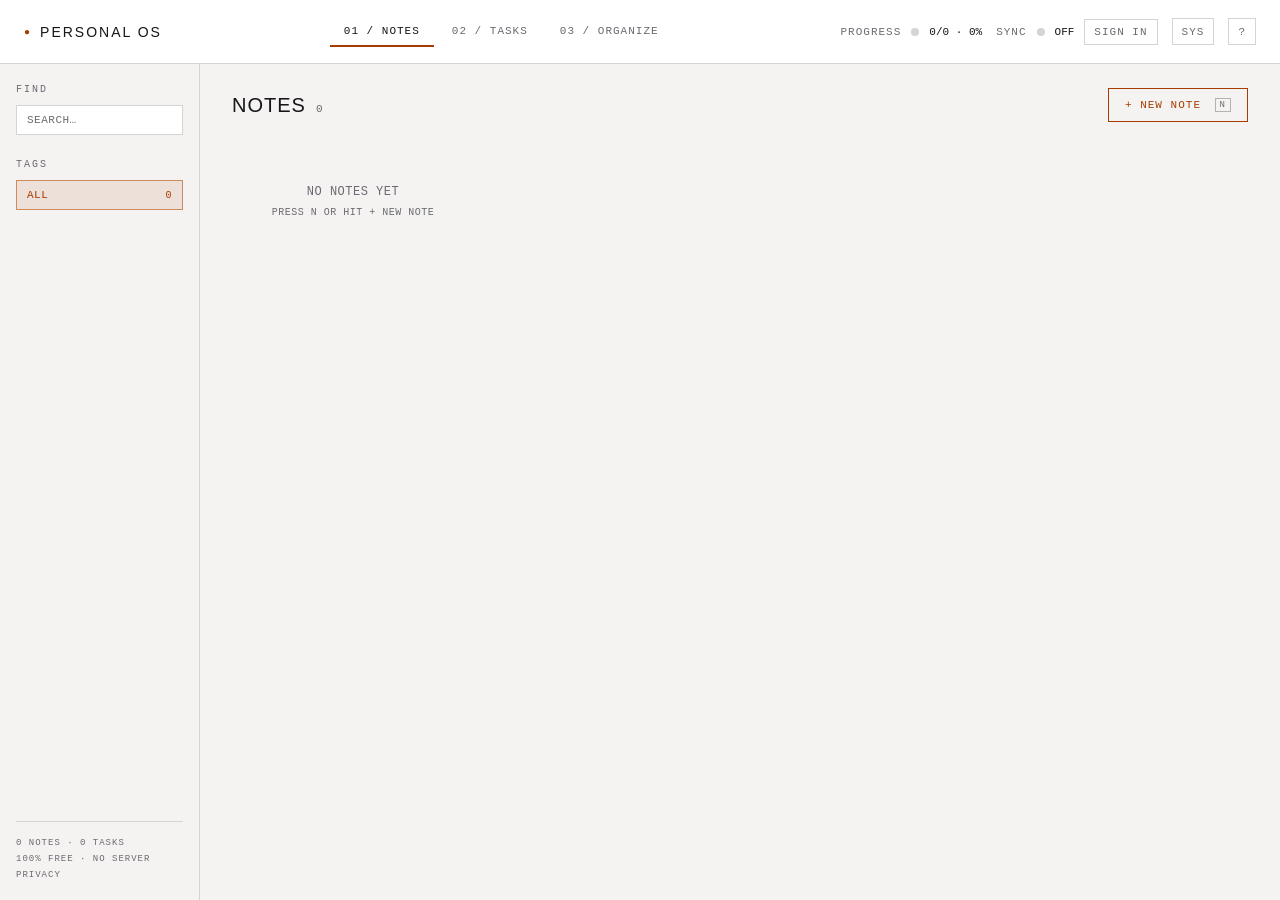
<file: index.html>
<!DOCTYPE html>
<html lang="en" data-theme="dark">
<head>
<meta charset="UTF-8">
<!-- Defence in depth. 'unsafe-inline' is kept deliberately: the pre-paint
     theme bootstrap must stay inline to avoid a theme flash, and there is no
     build step to nonce it. The value of this policy is that connect-src and
     frame-src pin outbound traffic to Google's own origins and nothing else.
     Do not add hosts without a privacy.html update. -->
<meta http-equiv="Content-Security-Policy" content="default-src 'self'; script-src 'self' 'unsafe-inline' https://accounts.google.com/gsi/client; style-src 'self' 'unsafe-inline'; img-src 'self' data: https://accounts.gstatic.com; connect-src 'self' https://www.googleapis.com https://oauth2.googleapis.com https://accounts.google.com; frame-src https://accounts.google.com; manifest-src 'self'; object-src 'none'; base-uri 'self'; form-action 'self'">
<meta name="viewport" content="width=device-width, initial-scale=1.0">
<title>SYSTEM // Notes · Tasks · Organize</title>
<meta name="description" content="Personal OS — a free, local-first notes, tasks and organizing app. No accounts, no servers, no tracking.">
<meta name="color-scheme" content="dark light">
<meta name="theme-color" content="#0F0E12" id="meta-theme-color">
<link rel="icon" href="data:image/svg+xml,%3Csvg xmlns='http://www.w3.org/2000/svg' viewBox='0 0 32 32'%3E%3Crect width='32' height='32' fill='%230F0E12'/%3E%3Ccircle cx='16' cy='16' r='6' fill='%23FF6600'/%3E%3C/svg%3E">
<link rel="apple-touch-icon" href="icons/apple-touch-icon.png">
<link rel="manifest" href="manifest.json">
<link rel="stylesheet" href="style.css">
<script>
  /* Applied before first paint so the chosen theme never flashes.
     Kept inline and dependency-free on purpose. */
  (function () {
    try {
      var pref = localStorage.getItem('pos-theme') || 'system';
      var resolved = pref === 'system'
        ? (window.matchMedia('(prefers-color-scheme: light)').matches ? 'light' : 'dark')
        : pref;
      document.documentElement.dataset.theme = resolved;
    } catch (e) { /* private mode / storage blocked — dark stays */ }
  })();
</script>
</head>
<body>
<div class="app-grid">

  <header class="topbar">
    <div class="brand">
      <span class="brand-mark" aria-hidden="true">●</span>
      <h1>PERSONAL&nbsp;OS</h1>
    </div>

    <nav class="view-switch" role="tablist" aria-label="Views">
      <button type="button" class="view-btn is-active" data-view="notes" role="tab" id="tab-notes"
              aria-selected="true" aria-controls="view-notes">01 / NOTES</button>
      <button type="button" class="view-btn" data-view="tasks" role="tab" id="tab-tasks"
              aria-selected="false" aria-controls="view-tasks" tabindex="-1">02 / TASKS</button>
      <button type="button" class="view-btn" data-view="organize" role="tab" id="tab-organize"
              aria-selected="false" aria-controls="view-organize" tabindex="-1">03 / ORGANIZE</button>
    </nav>

    <div class="topbar-right">
      <div class="status-readout" title="Completed tasks">
        <span class="label">PROGRESS</span>
        <span class="light" id="global-light" aria-hidden="true"></span>
        <span class="mono" id="global-progress">0/0 · 0%</span>
      </div>

      <!-- sync.js mounts its readout here -->
      <div class="status-readout" id="sync-mount"></div>

      <button type="button" class="icon-btn" id="theme-btn" title="Theme: system" aria-label="Change theme, currently system">
        <span class="mono" id="theme-label">SYS</span>
      </button>

      <button type="button" class="icon-btn" id="help-btn" title="Keyboard shortcuts" aria-label="Keyboard shortcuts">
        <span class="mono">?</span>
      </button>
    </div>
  </header>

  <div class="alarms-bar" id="alarms-bar" hidden></div>

  <aside class="filter-rail">
    <div class="rail-section">
      <label class="rail-title" for="search-input">FIND</label>
      <input type="search" id="search-input" class="search-input" placeholder="SEARCH…"
             autocomplete="off" spellcheck="false">
    </div>

    <div class="rail-section">
      <div class="rail-title" id="tags-rail-title">TAGS</div>
      <div class="tag-list" id="tag-filter-list" role="group" aria-labelledby="tags-rail-title"></div>
    </div>

    <div class="rail-footer">
      <div class="mono rail-note" id="rail-stats">0 NOTES · 0 TASKS</div>
      <div class="mono rail-note">100% FREE · NO SERVER</div>
      <a class="mono rail-note" href="privacy.html">PRIVACY</a>
    </div>
  </aside>

  <main class="content">

    <!-- NOTES VIEW -->
    <section class="view-panel is-active" id="view-notes" role="tabpanel" aria-labelledby="tab-notes" tabindex="0">
      <div class="panel-header">
        <h2>NOTES <span class="mono panel-count" id="notes-count">0</span></h2>
        <button type="button" class="btn-primary" id="new-note-btn">+ NEW NOTE <kbd>N</kbd></button>
      </div>
      <div class="grid-cards" id="notes-list"></div>
    </section>

    <!-- TASKS VIEW -->
    <section class="view-panel" id="view-tasks" role="tabpanel" aria-labelledby="tab-tasks" tabindex="0" hidden>
      <div class="panel-header">
        <h2>TASKS <span class="mono panel-count" id="tasks-count">0</span></h2>
        <div class="button-row">
          <button type="button" class="btn-ghost" id="clear-done-btn" hidden>✕ CLEAR DONE</button>
          <button type="button" class="btn-primary" id="new-task-btn">+ NEW TASK <kbd>T</kbd></button>
        </div>
      </div>
      <div class="task-columns">
        <div class="task-col" data-status="not_started">
          <div class="col-header"><span class="light off" aria-hidden="true"></span>NOT STARTED <span class="count" id="count-not_started">0</span></div>
          <div class="col-body" id="col-not_started" data-drop-status="not_started"></div>
        </div>
        <div class="task-col" data-status="in_progress">
          <div class="col-header"><span class="light accent" aria-hidden="true"></span>IN PROGRESS <span class="count" id="count-in_progress">0</span></div>
          <div class="col-body" id="col-in_progress" data-drop-status="in_progress"></div>
        </div>
        <div class="task-col" data-status="done">
          <div class="col-header"><span class="light on" aria-hidden="true"></span>DONE <span class="count" id="count-done">0</span></div>
          <div class="col-body" id="col-done" data-drop-status="done"></div>
        </div>
      </div>
    </section>

    <!-- ORGANIZE VIEW -->
    <section class="view-panel" id="view-organize" role="tabpanel" aria-labelledby="tab-organize" tabindex="0" hidden>
      <div class="panel-header">
        <h2>ORGANIZE</h2>
        <div class="tag-input-row">
          <label class="sr-only" for="new-tag-input">New tag name</label>
          <input type="text" id="new-tag-input" placeholder="NEW TAG NAME" maxlength="24" autocomplete="off">
          <button type="button" class="btn-primary" id="new-tag-btn">+ ADD TAG</button>
        </div>
      </div>

      <div class="organize-list" id="organize-list"></div>

      <div class="section-block">
        <div class="section-title">DATA · YOURS, ALWAYS</div>
        <p class="section-note">
          Everything lives in this browser. Export a full JSON backup any time — no account, no lock-in, no cost. Or hit ↓ DAILY REPORT for a Markdown summary of your day.
        </p>
        <div class="button-row">
          <button type="button" class="btn-ghost" id="export-btn">↓ EXPORT BACKUP</button>
          <button type="button" class="btn-ghost" id="import-btn">↑ IMPORT BACKUP</button>
          <button type="button" class="btn-ghost" id="report-btn" title="Download a Markdown report of today — done, created, touched, reminders">↓ DAILY REPORT</button>
          <button type="button" class="btn-ghost" id="report-copy-btn" title="Copy the same report to the clipboard">⧉ COPY REPORT</button>
          <button type="button" class="btn-danger" id="reset-btn">✕ DELETE ALL DATA</button>
        </div>
        <input type="file" id="import-file" accept="application/json,.json" class="sr-only" aria-hidden="true" tabindex="-1">
        <div class="mono section-meta" id="storage-meta"></div>
      </div>
    </section>

  </main>
</div>

<!-- EDITOR MODAL -->
<div class="modal-backdrop" id="modal-backdrop">
  <div class="modal" role="dialog" aria-modal="true" aria-labelledby="modal-title">
    <div class="modal-header">
      <span class="modal-title" id="modal-title">EDIT ITEM</span>
      <button type="button" class="modal-close" id="modal-close" aria-label="Close">×</button>
    </div>
    <form id="modal-form" novalidate>
      <div class="modal-body" id="modal-body"></div>
      <div class="modal-footer">
        <button type="button" class="btn-danger" id="modal-delete">DELETE</button>
        <div class="footer-right">
          <span class="mono hint">⌘/CTRL + ENTER</span>
          <button type="submit" class="btn-primary" id="modal-save">SAVE</button>
        </div>
      </div>
    </form>
  </div>
</div>

<!-- CONFIRM DIALOG (replaces native confirm) -->
<div class="modal-backdrop" id="confirm-backdrop">
  <div class="modal modal-sm" role="dialog" aria-modal="true"
       aria-labelledby="confirm-title" aria-describedby="confirm-message">
    <div class="modal-header">
      <span class="modal-title" id="confirm-title">CONFIRM</span>
      <button type="button" class="modal-close" id="confirm-close" aria-label="Cancel">×</button>
    </div>
    <div class="modal-body">
      <p class="confirm-message" id="confirm-message"></p>
      <ul class="confirm-detail" id="confirm-detail" hidden></ul>
    </div>
    <div class="modal-footer">
      <button type="button" class="btn-ghost" id="confirm-cancel">CANCEL</button>
      <button type="button" class="btn-danger" id="confirm-ok">DELETE</button>
    </div>
  </div>
</div>

<!-- SHORTCUTS DIALOG -->
<div class="modal-backdrop" id="help-backdrop">
  <div class="modal modal-sm" role="dialog" aria-modal="true" aria-labelledby="help-title">
    <div class="modal-header">
      <span class="modal-title" id="help-title">KEYBOARD</span>
      <button type="button" class="modal-close" id="help-close" aria-label="Close">×</button>
    </div>
    <div class="modal-body">
      <dl class="shortcut-list">
        <dt><kbd>1</kbd> <kbd>2</kbd> <kbd>3</kbd></dt><dd>Switch view</dd>
        <dt><kbd>N</kbd></dt><dd>New note</dd>
        <dt><kbd>T</kbd></dt><dd>New task</dd>
        <dt><kbd>/</kbd></dt><dd>Focus search</dd>
        <dt><kbd>⌘/Ctrl</kbd> + <kbd>Enter</kbd></dt><dd>Save open editor</dd>
        <dt><kbd>Esc</kbd></dt><dd>Close dialog / clear search</dd>
        <dt><kbd>←</kbd> <kbd>→</kbd></dt><dd>Move focused task between columns</dd>
      </dl>
    </div>
    <div class="modal-footer">
      <button type="button" class="btn-primary" id="help-ok">GOT IT</button>
    </div>
  </div>
</div>

<div class="toast-stack" id="toast-stack" role="status" aria-live="polite"></div>

<!-- ALARM DIALOG -->
<div class="modal-backdrop" id="alarm-backdrop">
  <div class="modal modal-sm alarm-modal" role="alertdialog" aria-modal="true" aria-labelledby="alarm-title">
    <div class="modal-header">
      <span class="modal-title" id="alarm-title">ALARM</span>
    </div>
    <div class="modal-body">
      <div class="alarm-item" id="alarm-item">UNTITLED</div>
      <div class="field-meta" id="alarm-label"></div>
      <div class="alarm-kind-row">
        <span class="pill" id="alarm-kind">NOTE</span>
      </div>
    </div>
    <div class="modal-footer">
      <button type="button" class="btn-primary" id="alarm-dismiss">DISMISS</button>
    </div>
  </div>
</div>

<script src="app.js"></script>
<script src="sync.js"></script>
</body>
</html>
</file>
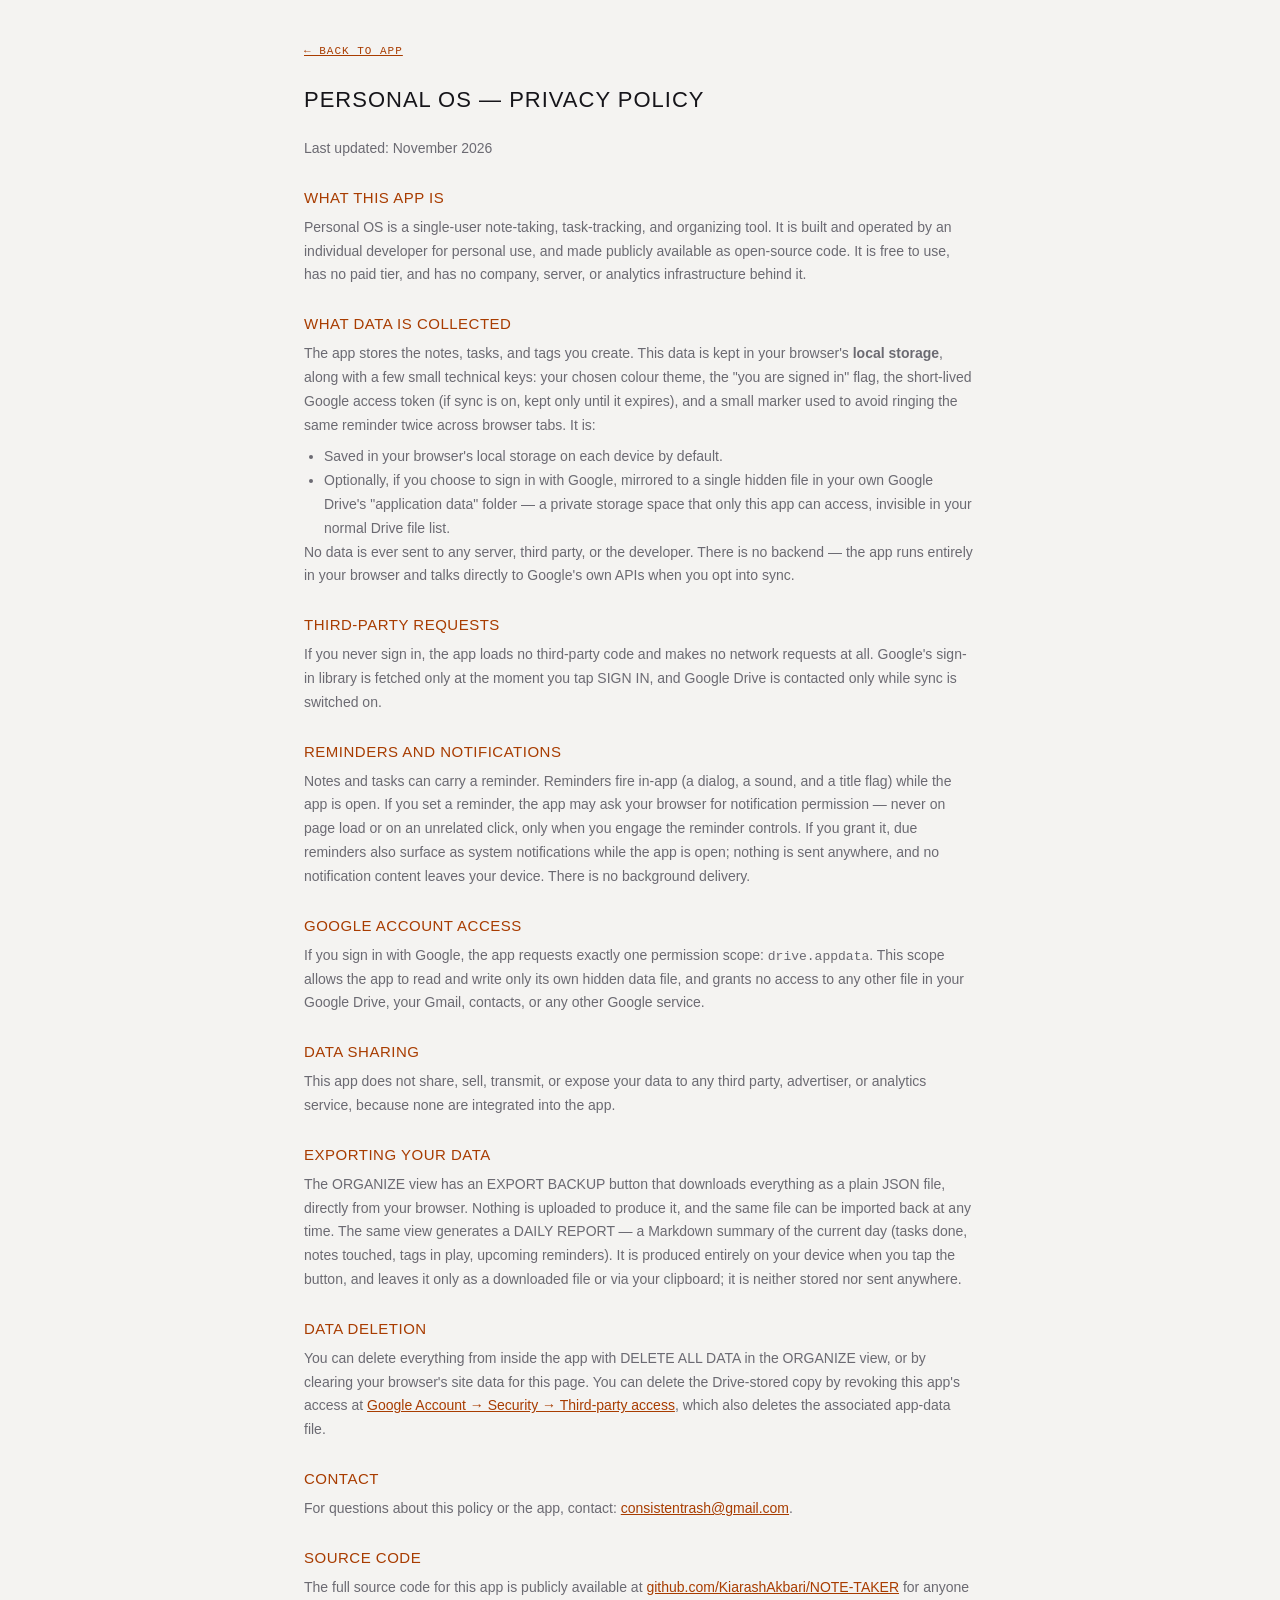
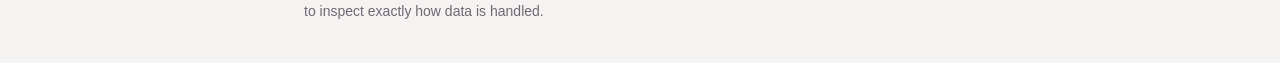
<file: privacy.html>
<!DOCTYPE html>
<html lang="en" data-theme="dark">
<head>
<meta charset="UTF-8">
<meta http-equiv="Content-Security-Policy" content="default-src 'self'; script-src 'self' 'unsafe-inline'; style-src 'self' 'unsafe-inline'; img-src 'self'; object-src 'none'; base-uri 'self'; form-action 'self'">
<meta name="viewport" content="width=device-width, initial-scale=1.0">
<title>Personal OS — Privacy Policy</title>
<meta name="color-scheme" content="dark light">
<link rel="stylesheet" href="style.css">
<script>
  /* Same pre-paint theme bootstrap as index.html. Required: every color token
     lives under html[data-theme], so without this the page renders unstyled. */
  (function () {
    try {
      var pref = localStorage.getItem('pos-theme') || 'system';
      document.documentElement.dataset.theme = pref === 'system'
        ? (window.matchMedia('(prefers-color-scheme: light)').matches ? 'light' : 'dark')
        : pref;
    } catch (e) { /* storage blocked — dark stays */ }
  })();
</script>
<style>
  body { padding: 40px 24px; max-width: 720px; margin: 0 auto; height: auto; }
  h1 { font-size: 22px; font-weight: 300; margin-bottom: 24px; letter-spacing: 1px; }
  h2 { font-size: 15px; font-weight: 500; margin-top: 28px; margin-bottom: 10px; color: var(--accent); letter-spacing: 0.5px; }
  p, li { font-size: 14px; line-height: 1.7; color: var(--fg-dim); }
  ul { margin-left: 20px; margin-top: 8px; }
  a { color: var(--accent); }
  code { font-family: var(--font-mono); font-size: 13px; }
  .back { display: inline-block; margin-bottom: 30px; font-family: var(--font-mono); font-size: 11px; letter-spacing: 1px; }
</style>
</head>
<body>
  <a class="back" href="./">&larr; BACK TO APP</a>
  <h1>PERSONAL OS — PRIVACY POLICY</h1>
  <p>Last updated: November 2026</p>

  <h2>WHAT THIS APP IS</h2>
  <p>Personal OS is a single-user note-taking, task-tracking, and organizing tool. It is built and operated by an individual developer for personal use, and made publicly available as open-source code. It is free to use, has no paid tier, and has no company, server, or analytics infrastructure behind it.</p>

  <h2>WHAT DATA IS COLLECTED</h2>
  <p>The app stores the notes, tasks, and tags you create. This data is kept in your browser's <strong>local storage</strong>, along with a few small technical keys: your chosen colour theme, the "you are signed in" flag, the short-lived Google access token (if sync is on, kept only until it expires), and a small marker used to avoid ringing the same reminder twice across browser tabs. It is:</p>
  <ul>
    <li>Saved in your browser's local storage on each device by default.</li>
    <li>Optionally, if you choose to sign in with Google, mirrored to a single hidden file in your own Google Drive's "application data" folder — a private storage space that only this app can access, invisible in your normal Drive file list.</li>
  </ul>
  <p>No data is ever sent to any server, third party, or the developer. There is no backend — the app runs entirely in your browser and talks directly to Google's own APIs when you opt into sync.</p>

  <h2>THIRD-PARTY REQUESTS</h2>
  <p>If you never sign in, the app loads no third-party code and makes no network requests at all. Google's sign-in library is fetched only at the moment you tap SIGN IN, and Google Drive is contacted only while sync is switched on.</p>

  <h2>REMINDERS AND NOTIFICATIONS</h2>
  <p>Notes and tasks can carry a reminder. Reminders fire in-app (a dialog, a sound, and a title flag) while the app is open. If you set a reminder, the app may ask your browser for notification permission — never on page load or on an unrelated click, only when you engage the reminder controls. If you grant it, due reminders also surface as system notifications while the app is open; nothing is sent anywhere, and no notification content leaves your device. There is no background delivery.</p>

  <h2>GOOGLE ACCOUNT ACCESS</h2>
  <p>If you sign in with Google, the app requests exactly one permission scope: <code>drive.appdata</code>. This scope allows the app to read and write only its own hidden data file, and grants no access to any other file in your Google Drive, your Gmail, contacts, or any other Google service.</p>

  <h2>DATA SHARING</h2>
  <p>This app does not share, sell, transmit, or expose your data to any third party, advertiser, or analytics service, because none are integrated into the app.</p>

  <h2>EXPORTING YOUR DATA</h2>
  <p>The ORGANIZE view has an EXPORT BACKUP button that downloads everything as a plain JSON file, directly from your browser. Nothing is uploaded to produce it, and the same file can be imported back at any time. The same view generates a DAILY REPORT — a Markdown summary of the current day (tasks done, notes touched, tags in play, upcoming reminders). It is produced entirely on your device when you tap the button, and leaves it only as a downloaded file or via your clipboard; it is neither stored nor sent anywhere.</p>

  <h2>DATA DELETION</h2>
  <p>You can delete everything from inside the app with DELETE ALL DATA in the ORGANIZE view, or by clearing your browser's site data for this page. You can delete the Drive-stored copy by revoking this app's access at <a href="https://myaccount.google.com/permissions" target="_blank" rel="noopener">Google Account → Security → Third-party access</a>, which also deletes the associated app-data file.</p>

  <h2>CONTACT</h2>
  <p>For questions about this policy or the app, contact: <a href="mailto:consistentrash@gmail.com">consistentrash@gmail.com</a>.</p>

  <h2>SOURCE CODE</h2>
  <p>The full source code for this app is publicly available at <a href="https://github.com/KiarashAkbari/NOTE-TAKER" target="_blank" rel="noopener">github.com/KiarashAkbari/NOTE-TAKER</a> for anyone to inspect exactly how data is handled.</p>
</body>
</html>
</file>
<file: style.css>
/* ==========================================================================
   PERSONAL OS — Teenage Engineering–inspired, single accent, dark + light
   Theme is driven by html[data-theme="dark"|"light"], set before first paint
   by the inline bootstrap in index.html. All colors must come from the tokens
   below so both themes stay in sync.

   --accent is per-theme, not global: the brand orange #FF6600 only reaches
   2.65:1 against the light background, which fails both text (4.5:1) and
   non-text (3:1) contrast, so light mode uses a deeper orange. --on-accent is
   the matching foreground for anything filled with --accent.
   ========================================================================== */

:root {
  --font-sans: 'Helvetica Neue', Arial, sans-serif;
  --font-mono: 'SF Mono', 'Roboto Mono', 'Courier New', monospace;
  --ok: #35D07F;
  --gap: 16px;
}

html[data-theme="dark"] {
  --bg: #0F0E12;
  --bg-elevated: #17161B;
  --bg-elevated-2: #1E1D23;
  --fg: #F5F5F5;
  --fg-dim: #8A8990;
  --border: #2C2B32;
  --border-strong: #3E3D45;
  --accent: #FF6600;        /* 6.55:1 on --bg */
  --accent-dim: #7A3300;
  --accent-wash: rgba(255, 102, 0, 0.08);
  --on-accent: #0F0E12;     /* 6.55:1 on --accent */
  --danger: #E8483A;        /* 4.96:1 on --bg */
  --on-danger: #14120F;     /* 4.82:1 on --danger */
  --shadow: rgba(0, 0, 0, 0.6);
  --shadow-alarm: rgba(122, 51, 0, 0.72);   /* backdrop wash while ringing */
  --dot-empty: #3A3940;
}

html[data-theme="light"] {
  --bg: #F4F3F1;
  --bg-elevated: #FFFFFF;
  --bg-elevated-2: #EDEBE8;
  --fg: #16151A;
  --fg-dim: #6B6A72;
  --border: #D6D4D0;
  --border-strong: #B4B2AE;
  --accent: #A83C00;        /* 5.72:1 on --bg */
  --accent-dim: #D08A5A;
  --accent-wash: rgba(168, 60, 0, 0.10);
  --on-accent: #FFFFFF;     /* 6.34:1 on --accent */
  --danger: #A3231A;        /* 6.73:1 on --bg */
  --on-danger: #FFFFFF;     /* 7.47:1 on --danger */
  --shadow: rgba(0, 0, 0, 0.25);
  --shadow-alarm: rgba(168, 60, 0, 0.34);   /* backdrop wash while ringing */
  --dot-empty: #D6D4D0;
}

* { box-sizing: border-box; margin: 0; padding: 0; }

html, body {
  background: var(--bg);
  color: var(--fg);
  font-family: var(--font-sans);
  font-weight: 300;
  height: 100%;
}

body { transition: background 0.2s ease, color 0.2s ease; }

button, input, textarea, select {
  font-family: inherit;
  background: none;
  border: none;
  color: inherit;
}

.mono { font-family: var(--font-mono); }

/* Visible keyboard focus everywhere — never remove without a replacement. */
:focus-visible {
  outline: 2px solid var(--accent);
  outline-offset: 2px;
}

.sr-only {
  position: absolute;
  width: 1px; height: 1px;
  padding: 0; margin: -1px;
  overflow: hidden;
  clip: rect(0 0 0 0);
  white-space: nowrap;
  border: 0;
}

kbd {
  font-family: var(--font-mono);
  font-size: 9px;
  border: 1px solid var(--border-strong);
  padding: 1px 4px;
  color: var(--fg-dim);
  margin-left: 6px;
  vertical-align: middle;
}

/* ---------- Layout ---------- */

.app-grid {
  display: grid;
  grid-template-columns: 200px 1fr;
  grid-template-rows: 64px auto 1fr;
  grid-template-areas:
    "topbar topbar"
    "rail   alarms"
    "rail   content";
  height: 100vh;
}

.topbar {
  grid-area: topbar;
  display: flex;
  align-items: center;
  justify-content: space-between;
  gap: 16px;
  padding: 0 24px;
  border-bottom: 1px solid var(--border);
  background: var(--bg-elevated);
}

.topbar-right {
  display: flex;
  align-items: center;
  gap: 14px;
  flex-wrap: wrap;
}

/* ---------- Alarms bar ---------- */

.alarms-bar {
  grid-area: alarms;
  display: flex;
  align-items: center;
  gap: 12px;
  padding: 6px 16px;
  border-bottom: 1px solid var(--border);
  background: var(--bg-elevated);
  overflow-x: auto;
  min-height: 0;
}

.alarms-bar[hidden] { display: none; }

.alarms-bar-label {
  font-family: var(--font-mono);
  font-size: 9px;
  letter-spacing: 1.5px;
  color: var(--fg-dim);
  flex: none;
  white-space: nowrap;
}

.alarms-bar-list {
  display: flex;
  gap: 8px;
  overflow-x: auto;
  flex: 1;
  padding: 2px 0;
}

.alarm-chip {
  display: flex;
  align-items: stretch;
  border: 1px solid var(--border);
  background: var(--bg-elevated-2);
  flex: none;
  max-width: 260px;
}

.alarm-chip-open {
  display: flex;
  flex-direction: column;
  gap: 2px;
  padding: 5px 10px;
  text-align: left;
  cursor: pointer;
  min-width: 0;
  width: 100%;
}

.alarm-chip-open:hover .alarm-chip-title { color: var(--accent); }

.alarm-chip-title {
  font-size: 12px;
  font-weight: 400;
  white-space: nowrap;
  overflow: hidden;
  text-overflow: ellipsis;
  color: var(--fg);
  letter-spacing: 0.3px;
}

.alarm-chip-when {
  font-family: var(--font-mono);
  font-size: 9px;
  color: var(--fg-dim);
  letter-spacing: 0.5px;
}

.alarm-chip-timer {
  font-family: var(--font-mono);
  font-size: 9px;
  color: var(--accent);
  letter-spacing: 0.5px;
}

.alarm-chip-clear {
  font-family: var(--font-mono);
  font-size: 12px;
  color: var(--fg-dim);
  padding: 0 10px;
  cursor: pointer;
  border-left: 1px solid var(--border);
  flex: none;
}

.alarm-chip-clear:hover { color: var(--danger); }

.filter-rail {
  grid-area: rail;
  border-right: 1px solid var(--border);
  padding: 20px 16px;
  overflow-y: auto;
  display: flex;
  flex-direction: column;
  gap: 24px;
}

.content {
  grid-area: content;
  padding: 24px 32px;
  overflow-y: auto;
}

/* ---------- Brand / Topbar ---------- */

.brand { display: flex; align-items: center; gap: 10px; }
.brand-mark { color: var(--accent); font-size: 10px; }
.brand h1 { font-size: 14px; font-weight: 500; letter-spacing: 2px; }

.view-switch { display: flex; gap: 4px; }

.view-btn {
  font-family: var(--font-mono);
  font-size: 11px;
  letter-spacing: 1px;
  padding: 8px 14px;
  color: var(--fg-dim);
  cursor: pointer;
  border-bottom: 2px solid transparent;
  transition: color 0.15s;
}

.view-btn:hover { color: var(--fg); }
.view-btn.is-active { color: var(--fg); border-bottom-color: var(--accent); }

.status-readout {
  display: flex;
  align-items: center;
  gap: 10px;
  font-family: var(--font-mono);
  font-size: 11px;
}

.status-readout:empty { display: none; }
.status-readout .label { color: var(--fg-dim); letter-spacing: 1px; }

.icon-btn {
  font-size: 11px;
  letter-spacing: 1px;
  color: var(--fg-dim);
  border: 1px solid var(--border);
  padding: 6px 9px;
  cursor: pointer;
  transition: color 0.15s, border-color 0.15s;
}

.icon-btn:hover { color: var(--accent); border-color: var(--accent-dim); }

/* ---------- Indicator lights ---------- */

.light {
  width: 8px;
  height: 8px;
  border-radius: 50%;
  display: inline-block;
  background: var(--fg-dim);
  flex: none;
}

.light.on { background: var(--ok); box-shadow: 0 0 6px var(--ok); }
.light.accent { background: var(--accent); box-shadow: 0 0 6px var(--accent); }
.light.off { background: var(--dot-empty); box-shadow: none; }

/* ---------- Filter rail / tags / search ---------- */

.rail-section { display: flex; flex-direction: column; }

.rail-title {
  font-family: var(--font-mono);
  font-size: 10px;
  color: var(--fg-dim);
  letter-spacing: 2px;
  margin-bottom: 10px;
}

.search-input {
  font-family: var(--font-mono);
  font-size: 11px;
  letter-spacing: 0.5px;
  padding: 8px 10px;
  border: 1px solid var(--border);
  background: var(--bg-elevated);
  color: var(--fg);
  width: 100%;
}

.search-input::placeholder { color: var(--fg-dim); }
.search-input:focus { border-color: var(--accent-dim); }

.tag-list { display: flex; flex-direction: column; gap: 6px; }

.tag-chip {
  text-align: left;
  font-family: var(--font-mono);
  font-size: 11px;
  letter-spacing: 0.5px;
  padding: 8px 10px;
  color: var(--fg-dim);
  border: 1px solid transparent;
  cursor: pointer;
  display: flex;
  align-items: center;
  gap: 8px;
}

.tag-chip:hover { color: var(--fg); border-color: var(--border); }

.tag-chip.is-active {
  color: var(--accent);
  border-color: var(--accent-dim);
  background: var(--accent-wash);
}

/* No opacity here: --fg-dim is already the minimum-contrast dim tone, and
   fading it to 70% drops these 10px counters to ~3:1. */
.tag-chip .chip-count { margin-left: auto; font-size: 10px; }

.rail-footer {
  margin-top: auto;
  display: flex;
  flex-direction: column;
  gap: 6px;
  padding-top: 16px;
  border-top: 1px solid var(--border);
}

.rail-note {
  font-size: 9px;
  letter-spacing: 1px;
  color: var(--fg-dim);
  text-decoration: none;
}

a.rail-note:hover { color: var(--accent); }

/* ---------- Panels ---------- */

.view-panel { display: none; }
.view-panel.is-active { display: block; }
.view-panel:focus { outline: none; }

.panel-header {
  display: flex;
  align-items: center;
  justify-content: space-between;
  gap: 12px;
  margin-bottom: 20px;
  flex-wrap: wrap;
}

.panel-header h2 {
  font-size: 20px;
  font-weight: 300;
  letter-spacing: 1px;
  display: flex;
  align-items: baseline;
  gap: 10px;
}

.panel-count { font-size: 11px; color: var(--fg-dim); }

.btn-primary {
  font-family: var(--font-mono);
  font-size: 11px;
  letter-spacing: 1px;
  padding: 10px 16px;
  border: 1px solid var(--accent);
  color: var(--accent);
  cursor: pointer;
  transition: background 0.15s, color 0.15s;
}

.btn-primary:hover { background: var(--accent); color: var(--on-accent); }
.btn-primary:hover kbd { color: var(--on-accent); border-color: var(--on-accent); }

.btn-danger {
  font-family: var(--font-mono);
  font-size: 11px;
  letter-spacing: 1px;
  padding: 10px 16px;
  border: 1px solid var(--danger);
  color: var(--danger);
  cursor: pointer;
  transition: background 0.15s, color 0.15s;
}

.btn-danger:hover { background: var(--danger); color: var(--on-danger); }

.btn-ghost {
  font-family: var(--font-mono);
  font-size: 11px;
  letter-spacing: 1px;
  padding: 10px 16px;
  border: 1px solid var(--border-strong);
  color: var(--fg-dim);
  cursor: pointer;
  transition: color 0.15s, border-color 0.15s;
}

.btn-ghost:hover { color: var(--fg); border-color: var(--fg-dim); }

/* ---------- Notes grid ---------- */

.grid-cards {
  display: grid;
  grid-template-columns: repeat(auto-fill, minmax(240px, 1fr));
  gap: var(--gap);
}

.card {
  background: var(--bg-elevated);
  border: 1px solid var(--border);
  padding: 16px;
  cursor: pointer;
  display: flex;
  flex-direction: column;
  gap: 10px;
  min-height: 120px;
  text-align: left;
  width: 100%;
  transition: border-color 0.15s, transform 0.15s;
}

.card:hover { border-color: var(--fg-dim); }
.card:active { transform: scale(0.995); }

.card-title { font-size: 14px; font-weight: 400; line-height: 1.3; }

.card-body {
  font-size: 12px;
  color: var(--fg-dim);
  line-height: 1.5;
  flex: 1;
  overflow: hidden;
  display: -webkit-box;
  -webkit-line-clamp: 4;
  line-clamp: 4;
  -webkit-box-orient: vertical;
  white-space: pre-wrap;
  word-break: break-word;
}

.card-tags { display: flex; gap: 6px; flex-wrap: wrap; }

.pill {
  font-family: var(--font-mono);
  font-size: 9px;
  letter-spacing: 0.5px;
  padding: 3px 7px;
  border: 1px solid var(--border);
  color: var(--fg-dim);
}

.card-meta {
  font-family: var(--font-mono);
  font-size: 9px;
  color: var(--fg-dim);
  letter-spacing: 0.5px;
}

mark {
  background: var(--accent-wash);
  color: var(--accent);
  padding: 0 1px;
}

.empty-state {
  color: var(--fg-dim);
  font-family: var(--font-mono);
  font-size: 12px;
  padding: 40px 0;
  text-align: center;
  letter-spacing: 0.5px;
  line-height: 1.8;
}

.empty-state .empty-hint { display: block; font-size: 10px; }

/* ---------- Task columns ---------- */

.task-columns {
  display: grid;
  grid-template-columns: 1fr 1fr 1fr;
  gap: var(--gap);
  align-items: start;
}

.task-col {
  background: var(--bg-elevated);
  border: 1px solid var(--border);
  min-height: 200px;
}

.col-header {
  display: flex;
  align-items: center;
  gap: 8px;
  font-family: var(--font-mono);
  font-size: 11px;
  letter-spacing: 1px;
  padding: 12px 14px;
  border-bottom: 1px solid var(--border);
  color: var(--fg-dim);
}

.col-header .count { margin-left: auto; color: var(--fg); }

.col-body {
  padding: 10px;
  display: flex;
  flex-direction: column;
  gap: 8px;
  min-height: 120px;
  transition: background 0.15s, box-shadow 0.15s;
}

.col-body.is-drop-target {
  background: var(--accent-wash);
  box-shadow: inset 0 0 0 1px var(--accent-dim);
}

.task-card {
  background: var(--bg-elevated-2);
  border: 1px solid var(--border);
  padding: 12px;
  font-size: 13px;
  display: flex;
  flex-direction: column;
  gap: 8px;
  text-align: left;
  width: 100%;
  transition: border-color 0.15s, opacity 0.15s;
}

.task-card:hover { border-color: var(--fg-dim); }
.task-card.is-dragging { opacity: 0.4; }

/* The card is a group; this button is the edit affordance and carries the
   focus ring, so it must stretch across the card. */
.task-open {
  font-size: 13px;
  text-align: left;
  cursor: pointer;
  word-break: break-word;
  padding: 0;
  width: 100%;
  color: inherit;
}

.task-card.is-done .task-open { color: var(--fg-dim); text-decoration: line-through; }

.task-card-foot {
  display: flex;
  align-items: center;
  justify-content: space-between;
  gap: 8px;
}

.status-select { display: flex; gap: 4px; }

.status-dot {
  width: 14px;
  height: 14px;
  border: 1px solid var(--border-strong);
  cursor: pointer;
  background: transparent;
  padding: 0;
}

.status-dot:hover { border-color: var(--fg-dim); }
.status-dot[data-status="not_started"].is-current { background: var(--fg-dim); border-color: var(--fg-dim); }
.status-dot[data-status="in_progress"].is-current { background: var(--accent); border-color: var(--accent); }
.status-dot[data-status="done"].is-current { background: var(--ok); border-color: var(--ok); }

/* ---------- Organize view ---------- */

.tag-input-row { display: flex; gap: 8px; }

.tag-input-row input {
  font-family: var(--font-mono);
  font-size: 12px;
  padding: 10px 12px;
  border: 1px solid var(--border);
  background: var(--bg-elevated);
  color: var(--fg);
  min-width: 200px;
}

.organize-list { display: flex; flex-direction: column; gap: 10px; }

.organize-row {
  background: var(--bg-elevated);
  border: 1px solid var(--border);
  padding: 14px 16px;
  display: flex;
  align-items: center;
  justify-content: space-between;
  gap: 12px;
  flex-wrap: wrap;
}

.organize-row .tag-name {
  font-family: var(--font-mono);
  font-size: 13px;
  color: var(--accent);
  letter-spacing: 0.5px;
  background: none;
  border: 1px dashed transparent;
  padding: 2px 4px;
  cursor: text;
  max-width: 100%;
}

.organize-row .tag-name:hover { border-color: var(--border-strong); }
.organize-row .tag-name:focus { border-style: solid; border-color: var(--accent); outline: none; }

.organize-row .tag-stats {
  font-family: var(--font-mono);
  font-size: 11px;
  color: var(--fg-dim);
  margin-left: auto;
}

.organize-row .tag-actions button {
  font-family: var(--font-mono);
  font-size: 10px;
  color: var(--fg-dim);
  cursor: pointer;
  letter-spacing: 0.5px;
  margin-left: 12px;
}

.organize-row .tag-actions button:hover { color: var(--danger); }

.section-block {
  margin-top: 40px;
  padding-top: 24px;
  border-top: 1px solid var(--border);
}

.section-title {
  font-family: var(--font-mono);
  font-size: 10px;
  letter-spacing: 2px;
  color: var(--fg-dim);
  margin-bottom: 10px;
}

.section-note {
  font-size: 13px;
  color: var(--fg-dim);
  line-height: 1.6;
  max-width: 620px;
  margin-bottom: 16px;
}

.button-row { display: flex; gap: 8px; flex-wrap: wrap; }

.section-meta {
  font-size: 10px;
  color: var(--fg-dim);
  letter-spacing: 0.5px;
  margin-top: 14px;
}

/* ---------- AI bar (top of content, shown only when pos-ai-enabled) --- */

.ai-bar { padding: 0 0 20px 0; border-bottom: 1px solid var(--border); margin-bottom: 20px; }
.ai-bar[hidden] { display: none; }
.ai-bar-inner { display: flex; flex-direction: column; gap: 10px; }
.ai-input {
  width: 100%; min-height: 64px; max-height: 140px; resize: vertical;
  border: 1px solid var(--border); background: var(--bg-elevated);
  color: var(--fg); padding: 10px 12px; font-family: var(--font-sans);
  font-size: 13px; line-height: 1.6;
}
.ai-input::placeholder { color: var(--fg-dim); }
.ai-input:focus { border-color: var(--accent-dim); outline: none; }
.ai-bar-actions { display: flex; align-items: center; justify-content: space-between; gap: 10px; flex-wrap: wrap; }

/* ---------- Toggles (ORGANIZE) ----------------------------------------- */

.toggle-row { display: flex; align-items: center; gap: 12px; flex-wrap: wrap; padding: 10px 12px; border: 1px solid var(--border); background: var(--bg-elevated); margin-bottom: 10px; }
.toggle { display: flex; align-items: center; gap: 10px; cursor: pointer; user-select: none; }
.toggle input { position: absolute; opacity: 0; pointer-events: none; width: 0; height: 0; }
.toggle-track { width: 36px; height: 20px; border: 1px solid var(--border-strong); background: var(--bg-elevated-2); position: relative; flex: none; transition: background 0.15s, border-color 0.15s; }
.toggle-track::after { content: ''; position: absolute; top: 2px; left: 2px; width: 14px; height: 14px; background: var(--fg-dim); transition: transform 0.15s, background 0.15s; }
.toggle input:checked + .toggle-track { background: var(--accent); border-color: var(--accent); }
.toggle input:checked + .toggle-track::after { transform: translateX(16px); background: var(--on-accent); }
.toggle-label { font-family: var(--font-mono); font-size: 11px; letter-spacing: 1px; color: var(--fg); }
.toggle-row .field-meta { margin-top: 0; }

/* ---------- Modal ---------- */

.modal-backdrop {
  display: none;
  position: fixed;
  inset: 0;
  background: var(--shadow);
  align-items: center;
  justify-content: center;
  z-index: 100;
  padding: 16px;
}

.modal-backdrop.is-active { display: flex; }

.modal {
  background: var(--bg-elevated);
  border: 1px solid var(--border-strong);
  width: 520px;
  max-width: 100%;
  max-height: 85vh;
  display: flex;
  flex-direction: column;
}

.modal-sm { width: 400px; }
.modal form { display: flex; flex-direction: column; overflow: hidden; }

.modal-header {
  display: flex;
  align-items: center;
  justify-content: space-between;
  padding: 14px 18px;
  border-bottom: 1px solid var(--border);
  flex: none;
}

.modal-title {
  font-family: var(--font-mono);
  font-size: 11px;
  letter-spacing: 1.5px;
  color: var(--fg-dim);
}

.modal-close { font-size: 18px; color: var(--fg-dim); cursor: pointer; line-height: 1; }
.modal-close:hover { color: var(--fg); }

.modal-body {
  padding: 18px;
  overflow-y: auto;
  display: flex;
  flex-direction: column;
  gap: 14px;
}

.modal-body label {
  font-family: var(--font-mono);
  font-size: 10px;
  color: var(--fg-dim);
  letter-spacing: 1px;
  display: block;
  margin-bottom: 6px;
}

.modal-body input[type="text"],
.modal-body textarea {
  width: 100%;
  border: 1px solid var(--border);
  background: var(--bg-elevated-2);
  padding: 10px 12px;
  font-size: 13px;
  color: var(--fg);
}

.modal-body input[type="text"]:focus,
.modal-body textarea:focus { border-color: var(--accent-dim); }

.modal-body textarea {
  min-height: 160px;
  font-family: var(--font-sans);
  line-height: 1.6;
  resize: vertical;
}

.field-meta {
  font-family: var(--font-mono);
  font-size: 9px;
  color: var(--fg-dim);
  letter-spacing: 0.5px;
  margin-top: 6px;
}

.tag-picker { display: flex; flex-wrap: wrap; gap: 6px; }
.tag-picker .tag-chip { border: 1px solid var(--border); }

.alarm-row {
  display: flex;
  gap: 8px;
  align-items: center;
  flex-wrap: wrap;
}

.alarm-row input[type="date"],
.alarm-row input[type="time"] {
  font-family: var(--font-mono);
  font-size: 11px;
  letter-spacing: 0.5px;
  padding: 8px 10px;
  border: 1px solid var(--border);
  background: var(--bg-elevated-2);
  color: var(--fg);
  flex: 1;
  min-width: 0;
  appearance: none;
  -webkit-appearance: none;
  color-scheme: dark;
}

.alarm-row input[type="date"]:focus,
.alarm-row input[type="time"]:focus {
  border-color: var(--accent-dim);
  outline: none;
}

.alarm-row input[type="date"]::-webkit-calendar-picker-indicator,
.alarm-row input[type="time"]::-webkit-calendar-picker-indicator {
  filter: invert(0.6);
  cursor: pointer;
}

.alarm-quick {
  display: flex;
  gap: 6px;
  flex-wrap: wrap;
  margin: 4px 0 8px 0;
}

.alarm-quick .tag-chip {
  font-family: var(--font-mono);
  font-size: 9px;
  letter-spacing: 0.5px;
  padding: 4px 8px;
  border: 1px solid var(--border);
  color: var(--fg-dim);
  cursor: pointer;
  transition: color 0.15s, border-color 0.15s;
}

.alarm-quick .tag-chip:hover {
  color: var(--fg);
  border-color: var(--fg-dim);
}

.alarm-row input[type="text"] {
  font-family: var(--font-mono);
  font-size: 11px;
  letter-spacing: 0.5px;
  padding: 8px 10px;
  border: 1px solid var(--border);
  background: var(--bg-elevated-2);
  color: var(--fg);
  min-width: 120px;
  flex: 1;
}

.alarm-row input[type="text"]:focus {
  border-color: var(--accent-dim);
  outline: none;
}

.btn-sm {
  font-family: var(--font-mono);
  font-size: 11px;
  letter-spacing: 1px;
  padding: 7px 10px;
  border: 1px solid var(--border-strong);
  color: var(--fg-dim);
  cursor: pointer;
  transition: color 0.15s, border-color 0.15s;
}

.btn-sm:hover { color: var(--fg); border-color: var(--fg-dim); }

.alarm-badge {
  font-family: var(--font-mono);
  font-size: 8px;
  letter-spacing: 0.5px;
  padding: 1px 5px;
  border: 1px solid var(--accent-dim);
  color: var(--accent);
  margin-right: 6px;
  vertical-align: middle;
  cursor: help;
}

/* ---------- Alarm dialog ---------- */

/* Runs until the user turns the alarm off — app.js holds `is-ringing` on <body>
   for exactly as long as it is ringing. A fixed iteration count would go quiet
   while the alarm was still going. */
.alarm-modal {
  animation: alarm-pulse 1.5s ease-in-out infinite;
}

@keyframes alarm-pulse {
  0%, 100% { box-shadow: 0 0 0 0 transparent; }
  50% { box-shadow: 0 0 20px 4px var(--accent-dim); }
}

/* Whole-screen wash, so a glance at the tab is enough to tell it is ringing. */
.is-ringing .alarm-modal {
  border-color: var(--accent);
}

.is-ringing #alarm-backdrop.is-active {
  animation: alarm-backdrop-pulse 1.5s ease-in-out infinite;
}

@keyframes alarm-backdrop-pulse {
  0%, 100% { background: var(--shadow); }
  50% { background: var(--shadow-alarm); }
}

.is-ringing .alarm-item {
  animation: alarm-text-pulse 0.75s steps(1, end) infinite;
}

@keyframes alarm-text-pulse {
  0%, 100% { color: var(--accent); }
  50% { color: var(--fg); }
}

/* The bell keeps moving even where animation is disabled, because it is the
   affordance that says "this is live", not decoration. */
.alarm-bell {
  font-size: 30px;
  line-height: 1;
  text-align: center;
  margin-bottom: 10px;
  animation: alarm-bell-swing 0.6s ease-in-out infinite;
}

@keyframes alarm-bell-swing {
  0%, 100% { transform: rotate(-14deg); }
  50% { transform: rotate(14deg); }
}

.alarm-item {
  font-size: 18px;
  font-weight: 400;
  color: var(--accent);
  letter-spacing: 0.5px;
  word-break: break-word;
}

.alarm-kind-row {
  margin-top: 8px;
}

.modal-footer {
  display: flex;
  justify-content: flex-end;
  align-items: center;
  gap: 12px;
  padding: 14px 18px;
  border-top: 1px solid var(--border);
  flex: none;
}

/* Pushed left so hiding DELETE (new items) keeps SAVE on the right. */
#modal-delete { margin-right: auto; }
#confirm-cancel { margin-right: auto; }

.footer-right { display: flex; align-items: center; gap: 12px; }
.hint { font-size: 9px; color: var(--fg-dim); letter-spacing: 1px; }

.confirm-message { font-size: 14px; line-height: 1.6; }

.confirm-detail {
  list-style: none;
  font-family: var(--font-mono);
  font-size: 11px;
  color: var(--fg-dim);
  line-height: 1.8;
  border-left: 2px solid var(--border-strong);
  padding-left: 12px;
}

.shortcut-list {
  display: grid;
  grid-template-columns: auto 1fr;
  gap: 8px 16px;
  align-items: center;
  font-size: 12px;
}

.shortcut-list dt { text-align: right; }
.shortcut-list dt kbd { margin-left: 0; }
.shortcut-list dd { color: var(--fg-dim); }

/* ---------- Toasts ---------- */

.toast-stack {
  position: fixed;
  bottom: 20px;
  left: 50%;
  transform: translateX(-50%);
  display: flex;
  flex-direction: column;
  gap: 8px;
  z-index: 200;
  align-items: center;
  pointer-events: none;
  width: max-content;
  max-width: calc(100vw - 32px);
}

.toast {
  pointer-events: auto;
  background: var(--bg-elevated-2);
  border: 1px solid var(--border-strong);
  box-shadow: 0 6px 20px var(--shadow);
  padding: 10px 14px;
  display: flex;
  align-items: center;
  gap: 14px;
  font-size: 12px;
  animation: toast-in 0.18s ease-out;
}

.toast.is-leaving { animation: toast-out 0.15s ease-in forwards; }
.toast .toast-msg { color: var(--fg); }

.toast .toast-action {
  font-family: var(--font-mono);
  font-size: 10px;
  letter-spacing: 1px;
  color: var(--accent);
  border: 1px solid var(--accent-dim);
  padding: 5px 9px;
  cursor: pointer;
}

.toast .toast-action:hover { background: var(--accent); color: var(--on-accent); }

@keyframes toast-in {
  from { opacity: 0; transform: translateY(8px); }
  to   { opacity: 1; transform: translateY(0); }
}

@keyframes toast-out {
  from { opacity: 1; transform: translateY(0); }
  to   { opacity: 0; transform: translateY(6px); }
}

@media (prefers-reduced-motion: reduce) {
  *, *::before, *::after {
    animation-duration: 0.001ms !important;
    transition-duration: 0.001ms !important;
  }

  /* Exception: a ringing alarm must still read as ringing. Slow, low-contrast
     opacity/colour cycling carries the signal without the motion that triggers
     vestibular symptoms — no transforms, no swinging, no flashing at rates
     anywhere near the 3Hz photosensitivity threshold. */
  .alarm-modal,
  .is-ringing #alarm-backdrop.is-active,
  .is-ringing .alarm-item {
    animation-duration: 2s !important;
  }

  .alarm-bell {
    animation: alarm-bell-fade 2s ease-in-out infinite !important;
  }

  @keyframes alarm-bell-fade {
    0%, 100% { opacity: 1; }
    50% { opacity: 0.45; }
  }
}

/* ---------- Responsive ---------- */

@media (max-width: 900px) {
  .app-grid {
    grid-template-columns: 1fr;
    grid-template-rows: auto auto auto 1fr;
    grid-template-areas:
      "topbar"
      "rail"
      "alarms"
      "content";
    height: auto;
    min-height: 100vh;
  }
  .filter-rail {
    border-right: none;
    border-bottom: 1px solid var(--border);
    gap: 14px;
  }
  .tag-list { flex-direction: row; flex-wrap: wrap; }
  .tag-chip { flex: none; }
  .rail-footer { flex-direction: row; flex-wrap: wrap; gap: 12px; margin-top: 4px; }
  .task-columns { grid-template-columns: 1fr; }
  .topbar { flex-wrap: wrap; height: auto; padding: 12px 16px; gap: 10px; }
  .view-switch { order: 3; width: 100%; justify-content: space-between; }
  .topbar-right { order: 2; gap: 10px; }
  .content { padding: 20px 16px; }
  .panel-header h2 { font-size: 17px; }
  kbd { display: none; }
  .alarms-bar { padding: 5px 12px; }
}
</file>
